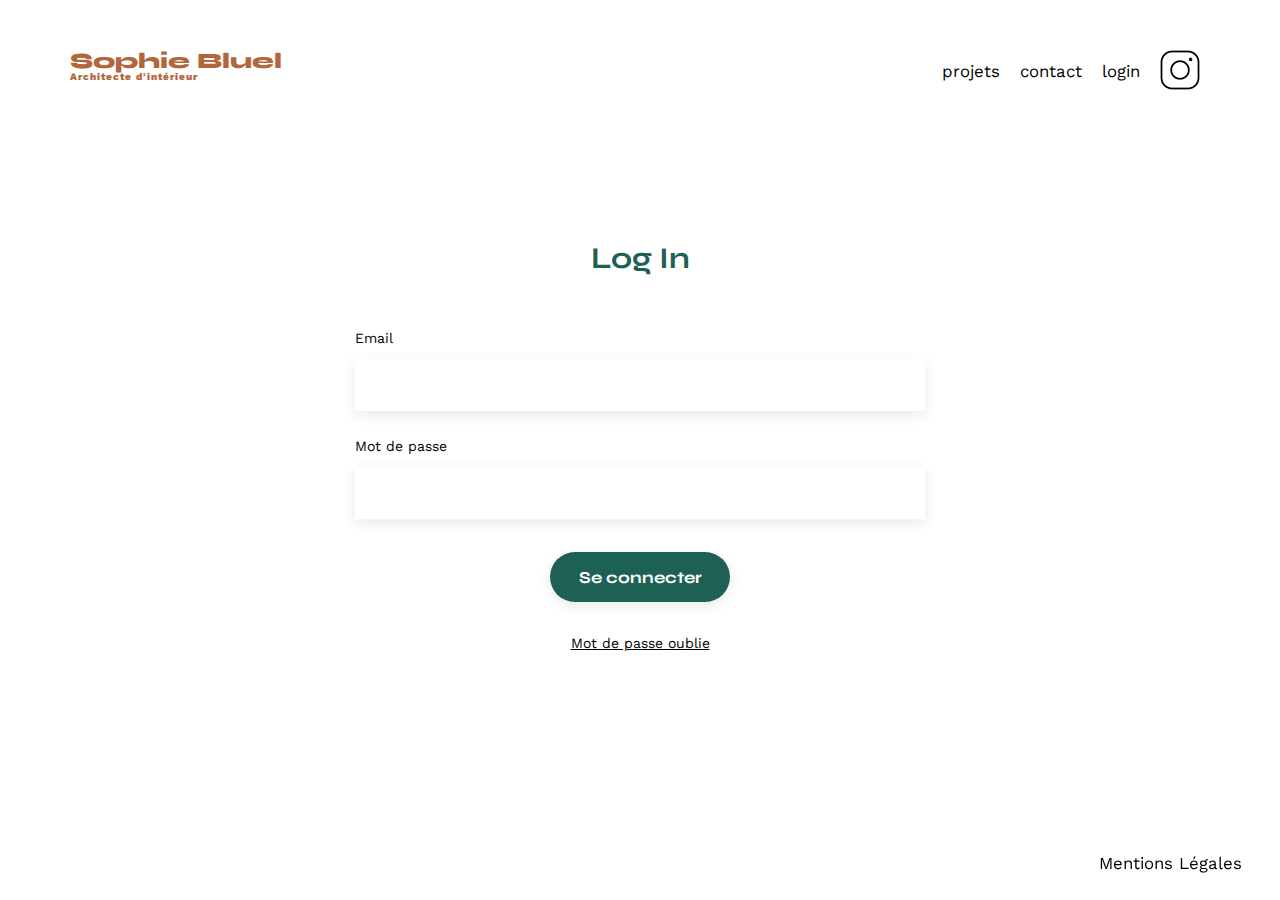
<file: FrontEnd/login.html>
<!DOCTYPE html>
<html lang="fr">
<head>
	<meta charset="UTF-8">
	<title>Sophie Bluel - Architecte d'intérieur</title>
	<meta name="viewport" content="width=device-width, initial-scale=1.0">
	<link rel="preconnect" href="https://fonts.googleapis.com">
	<link rel="preconnect" href="https://fonts.gstatic.com" crossorigin>
	<link href="https://fonts.googleapis.com/css2?family=Syne:wght@700;800&family=Work+Sans&display=swap" rel="stylesheet">
	<meta name="description" content="">
	<link rel="stylesheet" href="./assets/style.css">
</head>
<body>
<header>
	<h1>Sophie Bluel <span>Architecte d'intérieur</span></h1>
	<nav>
		<ul>
			<li><a href="#portofolio">projets</a></li>
			<li><a href="#contact">contact</a></li>
			<li><a href="./login.html">login</a></li>
			<li><img src="./assets/icons/instagram.png" alt="Instagram"></li>
		</ul>
	</nav>
</header>
<main>
	<section id="contact">
		<h2>Log In</h2>
		<p class="errorMessage">“Erreur dans l’identifiant ou le mot de passe”</p>
		<form action="#" method="post" id="formLogin">
			<label for="email">Email</label>
			<input type="email" name="email" id="email">
			<label for="password">Mot de passe</label>
			<input type="password" name="password" id="password">
			<input type="submit" value="Se connecter">
            <a href=""><h4>Mot de passe oublie</h4></a>
		</form>
	</section>
</main>
<footer class="footerLogin">
	<nav>
		<ul>
			<li>Mentions Légales</li>
		</ul>
	</nav>
</footer>
<script src="./login.js" defer></script>
</body>
</html>
</file>
<file: FrontEnd/assets/style.css>
/* http://meyerweb.com/eric/tools/css/reset/
   v2.0 | 20110126
   License: none (public domain)
*/

html, body, div, span, applet, object, iframe,
h1, h2, h3, h4, h5, h6, p, blockquote, pre,
a, abbr, acronym, address, big, cite, code,
del, dfn, em, img, ins, kbd, q, s, samp,
small, strike, strong, sub, sup, tt, var,
b, u, i, center,
dl, dt, dd, ol, ul, li,
fieldset, form, label, legend,
table, caption, tbody, tfoot, thead, tr, th, td,
article, aside, canvas, details, embed,
figure, figcaption, footer, header, hgroup,
menu, nav, output, ruby, section, summary,
time, mark, audio, video {
	margin: 0;
	padding: 0;
	border: 0;
	font-size: 100%;
	font: inherit;
	vertical-align: baseline;
	text-decoration: none;
}
/* HTML5 display-role reset for older browsers */
article, aside, details, figcaption, figure,
footer, header, hgroup, menu, nav, section {
	display: block;
}
body {
	line-height: 1;
}
ol, ul {
	list-style: none;
}
blockquote, q {
	quotes: none;
}
blockquote:before, blockquote:after,
q:before, q:after {
	content: '';
	content: none;
}
table {
	border-collapse: collapse;
	border-spacing: 0;
}

a {
	color: inherit;
}
/** end reset css**/
body {
	max-width: 1140px;
	margin:auto;
	font-family: 'Work Sans' ;
	font-size: 14px;
}

.edition-mode {
	display: flex;
	flex-direction: row;
	width: 100%;
	height: 50px;
	background-color: black;
	justify-content: center;
}

.edition-mode a {
	display: flex;
	align-items: center;
	gap: 5px;
}

.edition-mode i, .edition-mode p {
	color: white;
}

header {
	display: flex;
	justify-content: space-between;
	margin: 50px 0
}
section {
	margin: 50px 0
}

h1{
	display: flex;
	flex-direction: column;
	font-family: 'Syne';
	font-size: 22px;
	font-weight: 800;
	color: #B1663C
}

h1 > span {
	font-family: 'Work Sans';
	font-size:10px;
	letter-spacing: 0.1em;
}

h2{
	font-family: 'Syne';
	font-weight: 700;
	font-size: 30px;
	color: #1D6154
}

h3 {
	font-family: 'Work Sans';
	font-size: 26px;
}

h4 {
	font-family: 'Work Sans';
	font-size: 14px;
	text-decoration: underline;
	text-align: center;
}

nav ul {
	display: flex;
	align-items: center;
	list-style-type: none;

}
nav li {
	padding: 0 10px;
	font-size: 1.2em;
}

li:hover {
	color: #B1663C;
}
#introduction {
	display: flex;
	align-items: center;
	padding-bottom: 40px;
}
#introduction figure {
	flex: 1
}
#introduction img {
	display: block;
	margin: auto;
	width: 80%;
}

#introduction article {
	flex: 1
}
#introduction h2 {
	margin-bottom: 1em;
}

#introduction p {
	margin-bottom: 0.5em;
}


#portfolio h2 {
	text-align: center;

}

.outer {
	display: flex;
	justify-content: center;
	gap: 20px;
	padding-top: 40px;
	padding-bottom: 40px;
}

.Div2 a {
	display: flex;
	flex-direction: row;
	gap: 10px;
	margin-top: 10px;
	cursor: pointer;
}

.gallery {
	width: 100%;
	display: grid;
	grid-template-columns: 1fr 1fr 1fr;
	grid-column-gap: 25px;
	grid-row-gap: 35px;
}

.gallery img {
	width: 100%;
	height: 100%;
}

.filters {
	display: flex;
	justify-content: center;
	gap: 10px;
	margin: 4em auto;
}

button {
border-radius: 60px;
font-family: 'Syne';
font-weight: 700;
font-size: 20px;
padding: 10px;
background-color: white;
color: #1D6154;
border: 1px solid #1D6154;
}

#contact {
	width: 50%;
 	margin: auto;
	padding-top: 100px;
}
#contact > * {
	text-align: center;
}

#contact h2{
	margin-bottom: 20px;
}

.errorMessage {
	display: none;
	color: red;
}

#contact form {
	text-align: left;
	margin-top:30px;
	display: flex;
	flex-direction: column;
}

#contact input {
	height: 50px;
	font-size: 1.2em;
	border: none;
	box-shadow: 0px 4px 14px rgba(0, 0, 0, 0.09);
}
#contact label {
	margin: 2em 0 1em 0;
}
#contact textarea {
	border: none;
	box-shadow: 0px 4px 14px rgba(0, 0, 0, 0.09);
}

 [type="submit"]{
	font-family: 'Syne';
	font-weight: 700;
	color: white;
	background-color: #1D6154;
	margin : 2em auto ;
	width: 180px;
	text-align: center;
	border-radius: 60px ;
}

h3 {
	text-align: center;
}

.footerLogin {
	position: fixed;
    bottom: 0;
	right: 0;
    width: 100%;
}

footer nav ul {
	display: flex;
	justify-content: flex-end;
	margin: 2em
}

.modal {
	position: fixed;
	display: flex;
	align-items: center;
	justify-content: center;
	top: 0;
	left: 0;
	width: 100%;
	height: 100%;
	background: rgba(0, 0, 0, 0.8);
}

.modal-wrapper1 {
	display: flex;
	flex-direction: column;
	background: #fff;
	width: 630px;
	height: 688px;
	padding: 20px;
	max-width: calc(100vw - 20px);
	max-height: calc(100vh - 20px);
	overflow: auto;
	border-radius: 10px;
}

.headermodal1 {
	position: relative;
	width: 100%;
	height: 10%;
}

.headermodal1 button {
	position: absolute;
	right: 0;
	border: none;
}

.modalcontent1 {
	display: flex;
	flex-direction: column;
	align-items: center;
	padding-left: 15%;
	padding-right: 15%;
	height: 100%;
}

.btnAddPicture {
	font-family: 'Syne';
	font-weight: 700;
	font-size: 14px;
	color: white;
	background-color: #1D6154;
	width: 250px;
	text-align: center;
	border-radius: 60px;
	margin-top: 10px;
}


.gallery2 {
	margin-top: 50px;
	margin-bottom: 50px;
	height: 62%;
	width: 100%;
	display: grid;
	grid-template-columns: 1fr 1fr 1fr 1fr 1fr;
	grid-column-gap: 10px;
	grid-row-gap: 10px;
}

.underlineGallery {
	width: 100%;
	border: 1px solid #B3B3B3;
	margin-bottom: 30px ;
	
}


.gallery2 img {
	width: 100%;
	height: 100%;
}

.workGallery {
	position: relative;
}

.workGallery i {
	position: absolute;
	right: 5px;
	top: 5px;
	color: white;
	background-color: black;
	padding: 5px;
	border-radius: 4px;
}

.modal-wrapper2 {
	display: flex;
	flex-direction: column;
	background: #fff;
	width: 630px;
	height: 688px;
	padding: 20px;
	max-width: calc(100vw - 20px);
	max-height: calc(100vh - 20px);
	overflow: auto;
	border-radius: 10px;
}

.headermodal2 {
	position: relative;
	width: 100%;
	height: 10%;
}

.headermodal2 button {
	position: absolute;
	right: 0;
	border: none;
	color: black;
}

.headermodal2 a {
	position: absolute;
	left: 0;
	font-size: 25px;
	padding: 10px;
}

.modalcontent2 {
	display: flex;
	flex-direction: column;
	align-items: center;
	padding-left: 15%;
	padding-right: 15%;
	height: 100%;
}

#formAddPicture {
	display: flex;
	flex-direction: column;
	height: 96%;
}

.addPhoto {
	display: flex;
	flex-direction: column;
	justify-content: center;
	align-items: center;
	gap: 10px;
	width: 420px;
	background: rgb(221, 239, 245);
	height: 35%;
	margin-top: 30px;
	border-radius: 4px;
}

.addPhoto label{
	position: relative;
	border: 1px solid black;
	border-radius: 20px;
	padding: 10px 30px;
	color: rgb(64, 119, 222);
	background: #E8F1F6;
}

.addPhoto input{
	position: absolute;
}

.addPhoto p {
font-size: 10px;
}

.inputs {
	display: flex;
	flex-direction: column;
	height: 40%;
	margin-bottom: 10px;
}

.inputs input {
	height: 50px;
	font-size: 1.2em;
	border: none;
	box-shadow: 0px 4px 14px rgba(0, 0, 0, 0.09);
}
.inputs label {
	margin: 2em 0 1em 0;
}
.inputs textarea {
	border: none;
	box-shadow: 0px 4px 14px rgba(0, 0, 0, 0.09);
}

.inputs select {
	height: 50px;
	font-size: 1.2em;
	border: none;
	box-shadow: 0px 4px 14px rgba(0, 0, 0, 0.09);
	border-right: 10px solid #fff;
}

.picturePreview {
	display: flex;
	flex-direction: column;
	justify-content: center;
	align-items: center;
	width: 420px;
	background: rgb(221, 239, 245);
	height: 40%;
	margin-top: 30px;
	border-radius: 4px;
}

.picturePreview img{
	width: 31%;
	height: 100%;
	object-fit: fill;
}

.formSubmit {
	font-size: 14px;
	width: 237px;
	padding: 10px 20px 10px 20px;
	margin-top: 10px;
	background-color: rgba(128, 128, 128, 0.7);
	border: none;
}
</file>
